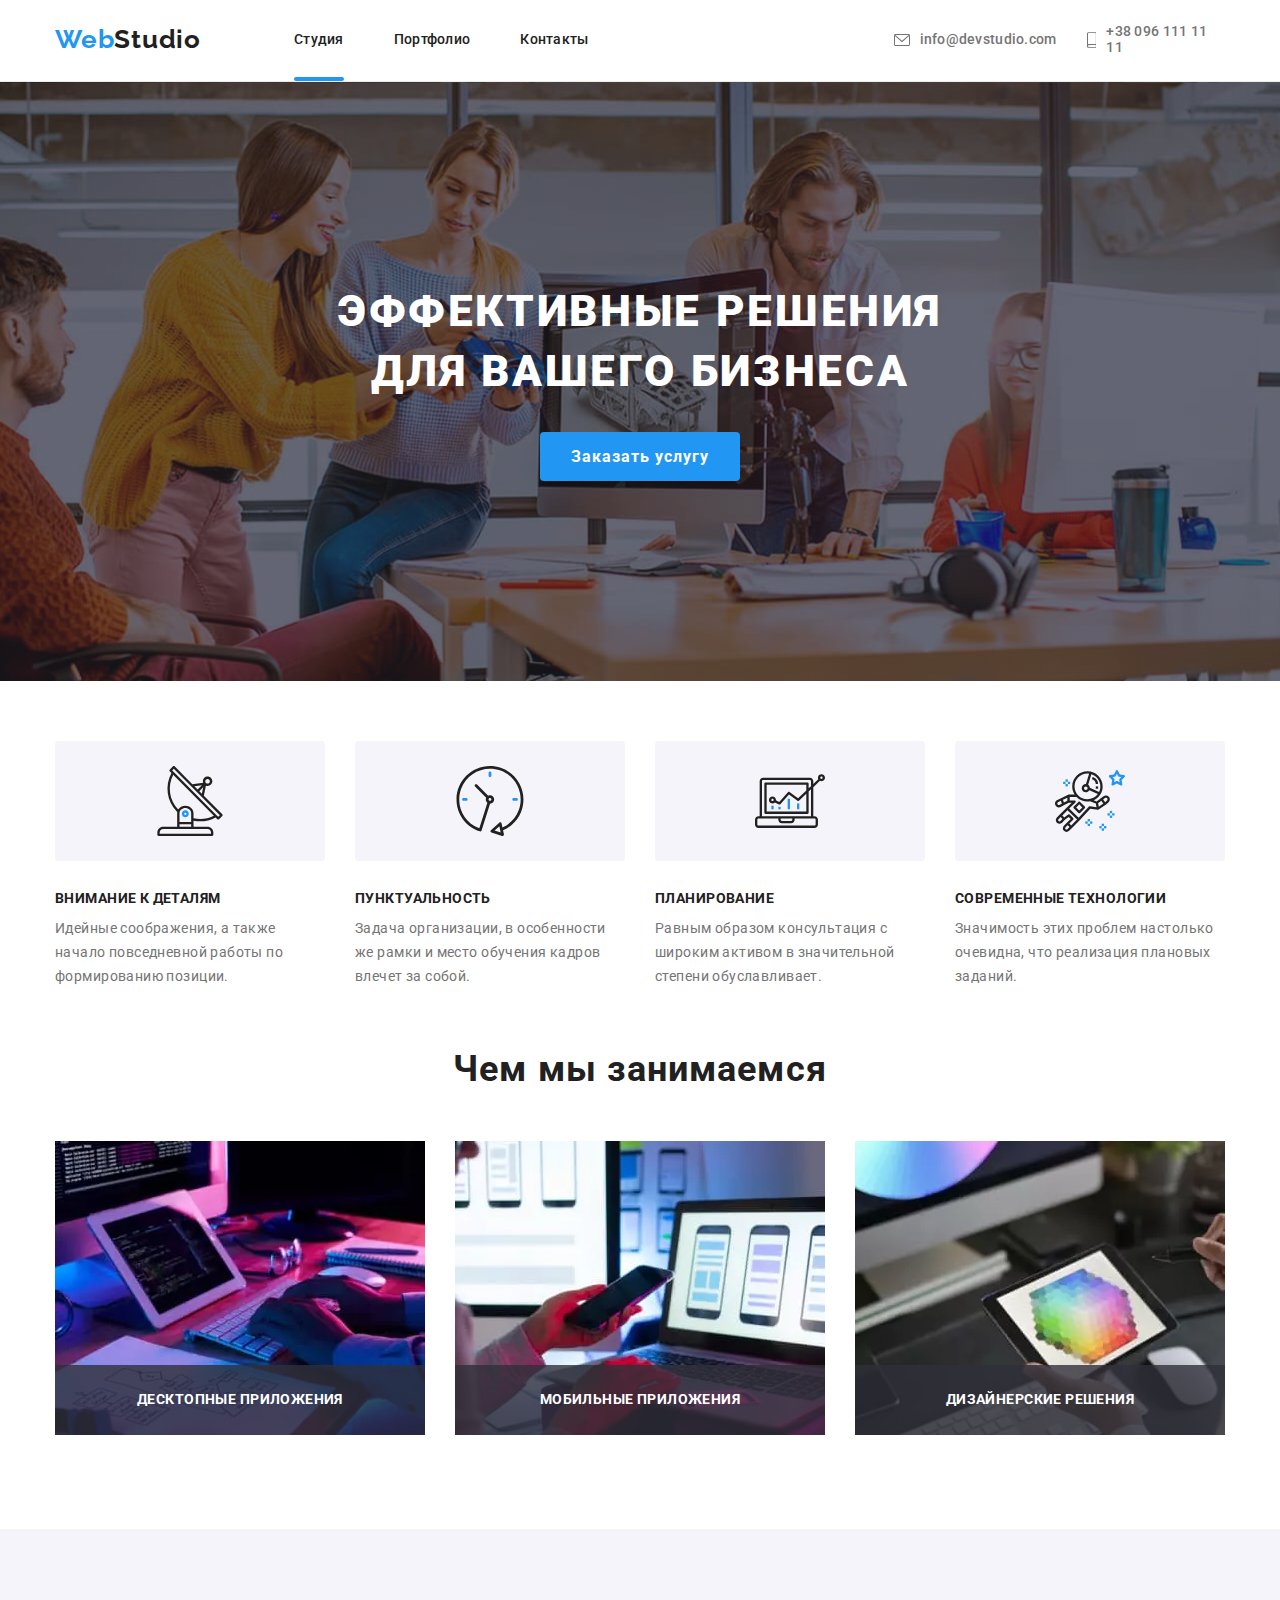
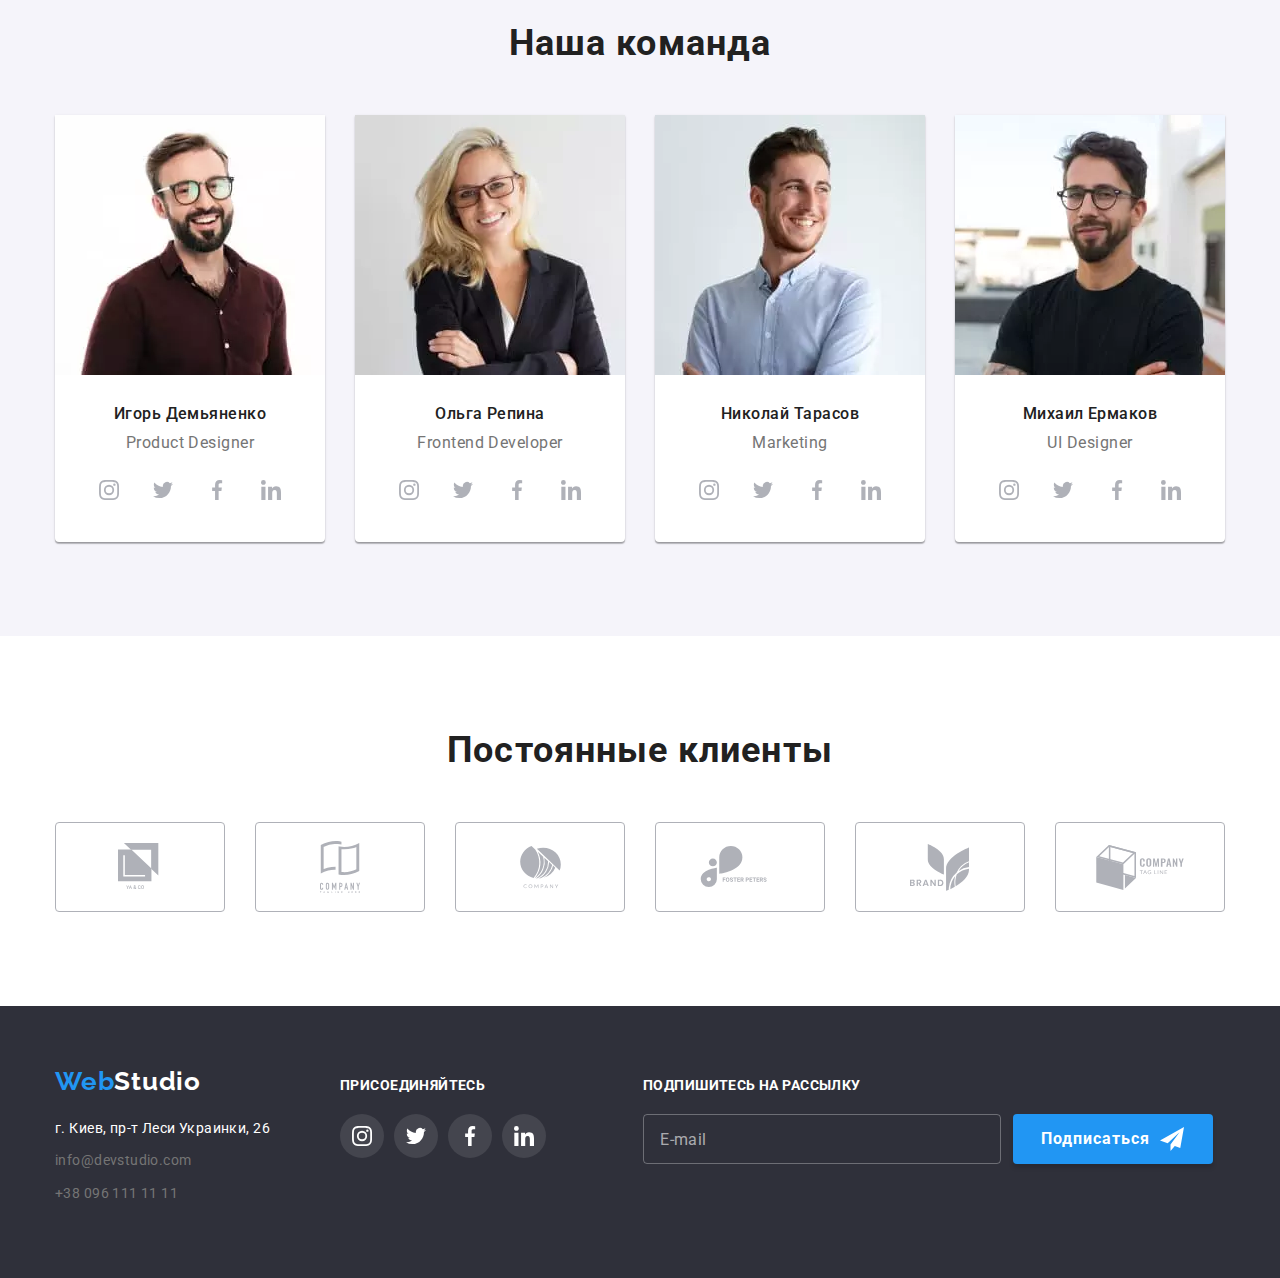
<file: index.html>
<!DOCTYPE html>
<html lang="ru">
  <head>
    <meta charset="UTF-8" />
    <meta name="viewport" content="width=device-width, initial-scale=1.0" />
    <title>Лучшая вебстудия для бизнеса</title>
    <link
      rel="stylesheet"
      href="https://fonts.googleapis.com/css2?family=Raleway:wght@700&family=Roboto:wght@400;500;700;900&display=swap"
    />
    <link rel="stylesheet" href="./css/main.min.css" />
  </head>

  <body>
    <header class="header">
      <div class="container flexbox align-items">
        <div class="mobile-position">
          <a class="logo-link" href="./"
            ><span class="logo-link__text">Web</span
            ><span class="logo-link__text logo-link__text--black"
              >Studio</span
            ></a
          >
          <button
            type="button"
            class="menu-button"
            data-menu-button
            aria-expanded="false"
            aria-controls="menu-container"
          >
            <svg
              class="burger-icon"
              width="40"
              height="40"
              aria-label="Переключатель мобильного меню"
            >
              <use class="burger" href="./images/sprite.svg#burger-icon"></use>
              <use
                class="burger-cross"
                href="./images/sprite.svg#close-burger-icon"
              ></use>
            </svg>
          </button>
        </div>

        <div class="menu-container" id="menu-container" data-menu>
          <nav class="nav">
            <ul class="nav__list list">
              <li class="nav__item">
                <a class="nav__links nav__links--hf nav__links--activ" href="./"
                  >Студия</a
                >
              </li>
              <li class="nav__item">
                <a class="nav__links nav__links--hf" href="./portfolio.html"
                  >Портфолио</a
                >
              </li>
              <li class="nav__item">
                <a class="nav__links nav__links--hf" href="#">Контакты</a>
              </li>
            </ul>
          </nav>

          <ul class="contact-list list">
            <li class="contact-item">
              <a
                class="nav__contacts-links nav__contacts-links--flex"
                href="mailto:info@devstudio.com"
              >
                <svg class="envelop-icon" width="16" height="12">
                  <use href="./images/sprite.svg#envelope"></use>
                </svg>
                <span class="contact-text">info@devstudio.com</span>
              </a>
            </li>
            <li class="contact-item phone-icon">
              <a
                class="nav__contacts-links nav__contacts-links--flex"
                href="tel:+380961111111"
              >
                <svg class="smartphone-icon" width="10" height="16">
                  <use href="./images/sprite.svg#smartphone"></use>
                </svg>
                <span class="contact-text">+38 096 111 11 11</span>
              </a>
            </li>
          </ul>
        </div>
      </div>
    </header>

    <!-- hero -->
    <main>
      <section class="hero">
        <div class="hero__content">
          <h1 class="hero__title">Эффективные решения для вашего бизнеса</h1>
          <a class="hero__link" href="#" data-modal-open>Заказать услугу</a>
        </div>
      </section>

      <section class="features">
        <div class="container flexbox">
          <!-- этот заголовок не отображается -->
          <h2 class="visually-hidden">Особенности</h2>

          <ul class="features__list list">
            <li class="features__list-item antena-icon">
              <h3 class="features__list-title zero">Внимание к деталям</h3>
              <p class="features__list-text zero">
                Идейные соображения, а также начало повседневной работы по
                формированию позиции.
              </p>
            </li>
            <li class="features__list-item clock-icon">
              <h3 class="features__list-title zero">Пунктуальность</h3>
              <p class="features__list-text zero">
                Задача организации, в особенности же рамки и место обучения
                кадров влечет за собой.
              </p>
            </li>
            <li class="features__list-item computer-icon">
              <h3 class="features__list-title zero">Планирование</h3>
              <p class="features__list-text zero">
                Равным образом консультация с широким активом в значительной
                степени обуславливает.
              </p>
            </li>
            <li class="features__list-item astronaut-icon">
              <h3 class="features__list-title zero">Современные технологии</h3>
              <p class="features__list-text zero">
                Значимость этих проблем настолько очевидна, что реализация
                плановых заданий.
              </p>
            </li>
          </ul>
        </div>
      </section>

      <section class="what-we-do">
        <div class="container">
          <h2 class="what-we-do__title zero">Чем мы занимаемся</h2>

          <ul class="what-we-do__list list">
            <li class="what-we-do__list-item">
              <div class="deco">
                <picture>
                  <source
                    srcset="
                      ./images/webp-1200px-1x/box1.webp    1x,
                      ./images/webp-1200px-2x/box1@2x.webp 2x
                    "
                    type="image/webp"
                  />
                  <source
                    srcset="
                      ./images/1200px-1x/box1.jpg    1x,
                      ./images/1200px-2x/box1@2x.jpg 2x
                    "
                    type="image/jpeg"
                  />
                  <img
                    src="./images/1200px-1x/box1.jpg"
                    alt="Моделирование сайтов с использование передовых методологий и техник."
                    width="370"
                  />
                </picture>
                <p class="what-we-do__list-text">Десктопные приложения</p>
              </div>
            </li>
            <li class="what-we-do__list-item">
              <div class="deco">
                <picture>
                  <source
                    srcset="
                      ./images/webp-1200px-1x/box2.webp    1x,
                      ./images/webp-1200px-2x/box2@2x.webp 2x
                    "
                    type="image/webp"
                  />
                  <source
                    srcset="
                      ./images/1200px-1x/box2.jpg    1x,
                      ./images/1200px-2x/box2@2x.jpg 2x
                    "
                    type="image/jpeg"
                  />
                  <img
                    src="./images/1200px-1x/box2.jpg"
                    alt="Адаптивная вёрстка для Вашего проекта."
                    width="370"
                  />
                </picture>
                <p class="what-we-do__list-text">Мобильные приложения</p>
              </div>
            </li>
            <li class="what-we-do__list-item">
              <div class="deco">
                <picture>
                  <source
                    srcset="
                      ./images/webp-1200px-1x/box3.webp    1x,
                      ./images/webp-1200px-2x/box3@2x.webp 2x
                    "
                    type="image/webp"
                  />
                  <source
                    srcset="
                      ./images/1200px-1x/box3.jpg    1x,
                      ./images/1200px-2x/box3@2x.jpg 2x
                    "
                    type="image/jpeg"
                  />
                  <img
                    src="./images/1200px-1x/box3.jpg"
                    alt="Подбор оптимальных дизайнерских решений."
                    width="370"
                  />
                </picture>
                <p class="what-we-do__list-text">Дизайнерские решения</p>
              </div>
            </li>
          </ul>
        </div>
      </section>

      <section class="team">
        <div class="container">
          <h2 class="team__title zero">Наша команда</h2>

          <ul class="team__list list">
            <li class="team__list-item">
              <picture class="project-list__img">
                <source
                  srcset="
                    ./images/webp-1200px-1x/photo1.webp    1x,
                    ./images/webp-1200px-2x/photo1@2x.webp 2x
                  "
                  media="(min-width: 1200px)"
                  type="image/webp"
                />
                <source
                  srcset="
                    ./images/webp-768px-1x/photo1.webp    1x,
                    ./images/webp-768px-2x/photo1@2x.webp 2x
                  "
                  media="(min-width: 768px)"
                  type="image/webp"
                />
                <source
                  srcset="
                    ./images/webp-480px-1x/photo1.webp    1x,
                    ./images/webp-480px-2x/photo1@2x.webp 2x
                  "
                  media="(max-width: 767px)"
                  type="image/webp"
                />
                <source
                  srcset="
                    ./images/1200px-1x/photo1.jpg    1x,
                    ./images/1200px-2x/photo1@2x.jpg 2x
                  "
                  media="(min-width: 1200px)"
                  type="image/jpeg"
                />
                <source
                  srcset="
                    ./images/768px-1x/photo1.jpg    1x,
                    ./images/768px-2x/photo1@2x.jpg 2x
                  "
                  media="(min-width: 768px)"
                  type="image/jpeg"
                />
                <source
                  srcset="
                    ./images/480px-1x/photo1.jpg    1x,
                    ./images/480px-2x/photo1@2x.jpg 2x
                  "
                  media="(max-width: 767px)"
                  type="image/jpeg"
                />
                <img
                  src="./images/480px-1x/photo1.jpg"
                  alt="Игорь Демьяненко"
                  width="270"
                />
              </picture>
              <div class="team__text-box">
                <h3 class="team__person zero">Игорь Демьяненко</h3>
                <p class="team__person-position zero" lang="en">
                  Product Designer
                </p>
                <ul class="social-links-list flexbox">
                  <li class="social-links-list__item">
                    <a
                      class="social-links-list__link"
                      href="https://www.instagram.com/"
                      ><svg class="social-icon">
                        <use href="./images/sprite.svg#instagram"></use>
                      </svg>
                    </a>
                  </li>
                  <li class="social-links-list__item">
                    <a
                      class="social-links-list__link"
                      href="https://twitter.com/"
                      ><svg class="social-icon">
                        <use href="./images/sprite.svg#twitter"></use>
                      </svg>
                    </a>
                  </li>
                  <li class="social-links-list__item">
                    <a
                      class="social-links-list__link"
                      href="https://www.facebook.com/"
                      ><svg class="social-icon">
                        <use href="./images/sprite.svg#facebook"></use>
                      </svg>
                    </a>
                  </li>
                  <li class="social-links-list__item">
                    <a
                      class="social-links-list__link"
                      href="https://www.linkedin.com/"
                      ><svg class="social-icon">
                        <use href="./images/sprite.svg#linkedin"></use>
                      </svg>
                    </a>
                  </li>
                </ul>
              </div>
            </li>

            <li class="team__list-item">
              <picture class="project-list__img">
                <source
                  srcset="
                    ./images/webp-1200px-1x/photo2.webp    1x,
                    ./images/webp-1200px-2x/photo2@2x.webp 2x
                  "
                  media="(min-width: 1200px)"
                  type="image/webp"
                />
                <source
                  srcset="
                    ./images/webp-768px-1x/photo2.webp    1x,
                    ./images/webp-768px-2x/photo2@2x.webp 2x
                  "
                  media="(min-width: 768px)"
                  type="image/webp"
                />
                <source
                  srcset="
                    ./images/webp-480px-1x/photo2.webp    1x,
                    ./images/webp-480px-2x/photo2@2x.webp 2x
                  "
                  media="(max-width: 767px)"
                  type="image/webp"
                />
                <source
                  srcset="
                    ./images/1200px-1x/photo2.jpg    1x,
                    ./images/1200px-2x/photo2@2x.jpg 2x
                  "
                  media="(min-width: 1200px)"
                  type="image/jpeg"
                />
                <source
                  srcset="
                    ./images/768px-1x/photo2.jpg    1x,
                    ./images/768px-2x/photo2@2x.jpg 2x
                  "
                  media="(min-width: 768px)"
                  type="image/jpeg"
                />
                <source
                  srcset="
                    ./images/480px-1x/photo2.jpg    1x,
                    ./images/480px-2x/photo2@2x.jpg 2x
                  "
                  media="(max-width: 767px)"
                  type="image/jpeg"
                />
                <img
                  src="./images/480px-1x/photo2.jpg"
                  alt="Ольга Репина"
                  width="270"
                />
              </picture>
              <div class="team__text-box">
                <h3 class="team__person zero">Ольга Репина</h3>
                <p class="team__person-position zero" lang="en">
                  Frontend Developer
                </p>
                <ul class="social-links-list flexbox">
                  <li class="social-links-list__item">
                    <a
                      class="social-links-list__link"
                      href="https://www.instagram.com/"
                      ><svg class="social-icon">
                        <use href="./images/sprite.svg#instagram"></use>
                      </svg>
                    </a>
                  </li>
                  <li class="social-links-list__item">
                    <a
                      class="social-links-list__link"
                      href="https://twitter.com/"
                      ><svg class="social-icon">
                        <use href="./images/sprite.svg#twitter"></use>
                      </svg>
                    </a>
                  </li>
                  <li class="social-links-list__item">
                    <a
                      class="social-links-list__link"
                      href="https://www.facebook.com/"
                      ><svg class="social-icon">
                        <use href="./images/sprite.svg#facebook"></use>
                      </svg>
                    </a>
                  </li>
                  <li class="social-links-list__item">
                    <a
                      class="social-links-list__link"
                      href="https://www.linkedin.com/"
                      ><svg class="social-icon">
                        <use href="./images/sprite.svg#linkedin"></use>
                      </svg>
                    </a>
                  </li>
                </ul>
              </div>
            </li>
            <li class="team__list-item">
              <picture class="project-list__img">
                <source
                  srcset="
                    ./images/webp-1200px-1x/photo3.webp    1x,
                    ./images/webp-1200px-2x/photo3@2x.webp 2x
                  "
                  media="(min-width: 1200px)"
                  type="image/webp"
                />
                <source
                  srcset="
                    ./images/webp-768px-1x/photo3.webp    1x,
                    ./images/webp-768px-2x/photo3@2x.webp 2x
                  "
                  media="(min-width: 768px)"
                  type="image/webp"
                />
                <source
                  srcset="
                    ./images/webp-480px-1x/photo3.webp    1x,
                    ./images/webp-480px-2x/photo3@2x.webp 2x
                  "
                  media="(max-width: 767px)"
                  type="image/webp"
                />
                <source
                  srcset="
                    ./images/1200px-1x/photo3.jpg    1x,
                    ./images/1200px-2x/photo3@2x.jpg 2x
                  "
                  media="(min-width: 1200px)"
                  type="image/jpeg"
                />
                <source
                  srcset="
                    ./images/768px-1x/photo3.jpg    1x,
                    ./images/768px-2x/photo3@2x.jpg 2x
                  "
                  media="(min-width: 768px)"
                  type="image/jpeg"
                />
                <source
                  srcset="
                    ./images/480px-1x/photo3.jpg    1x,
                    ./images/480px-2x/photo3@2x.jpg 2x
                  "
                  media="(max-width: 767px)"
                  type="image/jpeg"
                />
                <img
                  src="./images/480px-1x/photo3.jpg"
                  alt="Николай Тарасов"
                  width="270"
                />
              </picture>
              <div class="team__text-box">
                <h3 class="team__person zero">Николай Тарасов</h3>
                <p class="team__person-position zero" lang="en">Marketing</p>
                <ul class="social-links-list flexbox">
                  <li class="social-links-list__item">
                    <a
                      class="social-links-list__link"
                      href="https://www.instagram.com/"
                      ><svg class="social-icon">
                        <use href="./images/sprite.svg#instagram"></use>
                      </svg>
                    </a>
                  </li>
                  <li class="social-links-list__item">
                    <a
                      class="social-links-list__link"
                      href="https://twitter.com/"
                      ><svg class="social-icon">
                        <use href="./images/sprite.svg#twitter"></use>
                      </svg>
                    </a>
                  </li>
                  <li class="social-links-list__item">
                    <a
                      class="social-links-list__link"
                      href="https://www.facebook.com/"
                      ><svg class="social-icon">
                        <use href="./images/sprite.svg#facebook"></use>
                      </svg>
                    </a>
                  </li>
                  <li class="social-links-list__item">
                    <a
                      class="social-links-list__link"
                      href="https://www.linkedin.com/"
                      ><svg class="social-icon">
                        <use href="./images/sprite.svg#linkedin"></use>
                      </svg>
                    </a>
                  </li>
                </ul>
              </div>
            </li>
            <li class="team__list-item">
              <picture class="project-list__img">
                <source
                  srcset="
                    ./images/webp-1200px-1x/photo4.webp    1x,
                    ./images/webp-1200px-2x/photo4@2x.webp 2x
                  "
                  media="(min-width: 1200px)"
                  type="image/webp"
                />
                <source
                  srcset="
                    ./images/webp-768px-1x/photo4.webp    1x,
                    ./images/webp-768px-2x/photo4@2x.webp 2x
                  "
                  media="(min-width: 768px)"
                  type="image/webp"
                />
                <source
                  srcset="
                    ./images/webp-480px-1x/photo4.webp    1x,
                    ./images/webp-480px-2x/photo4@2x.webp 2x
                  "
                  media="(max-width: 767px)"
                  type="image/webp"
                />
                <source
                  srcset="
                    ./images/1200px-1x/photo4.jpg    1x,
                    ./images/1200px-2x/photo4@2x.jpg 2x
                  "
                  media="(min-width: 1200px)"
                  type="image/jpeg"
                />
                <source
                  srcset="
                    ./images/768px-1x/photo4.jpg    1x,
                    ./images/768px-2x/photo4@2x.jpg 2x
                  "
                  media="(min-width: 768px)"
                  type="image/jpeg"
                />
                <source
                  srcset="
                    ./images/480px-1x/photo4.jpg    1x,
                    ./images/480px-2x/photo4@2x.jpg 2x
                  "
                  media="(max-width: 767px)"
                  type="image/jpeg"
                />
                <img
                  src="./images/480px-1x/photo4.jpg"
                  alt="Михаил Ермаков"
                  width="270"
                />
              </picture>
              <div class="team__text-box">
                <h3 class="team__person zero">Михаил Ермаков</h3>
                <p class="team__person-position zero" lang="en">UI Designer</p>
                <ul class="social-links-list flexbox">
                  <li class="social-links-list__item">
                    <a
                      class="social-links-list__link"
                      href="https://www.instagram.com/"
                      ><svg class="social-icon">
                        <use href="./images/sprite.svg#instagram"></use>
                      </svg>
                    </a>
                  </li>
                  <li class="social-links-list__item">
                    <a
                      class="social-links-list__link"
                      href="https://twitter.com/"
                      ><svg class="social-icon">
                        <use href="./images/sprite.svg#twitter"></use>
                      </svg>
                    </a>
                  </li>
                  <li class="social-links-list__item">
                    <a
                      class="social-links-list__link"
                      href="https://www.facebook.com/"
                      ><svg class="social-icon">
                        <use href="./images/sprite.svg#facebook"></use>
                      </svg>
                    </a>
                  </li>
                  <li class="social-links-list__item">
                    <a
                      class="social-links-list__link"
                      href="https://www.linkedin.com/"
                      ><svg class="social-icon">
                        <use href="./images/sprite.svg#linkedin"></use>
                      </svg>
                    </a>
                  </li>
                </ul>
              </div>
            </li>
          </ul>
        </div>
      </section>

      <section class="partners">
        <div class="container">
          <h2 class="partners__title zero">Постоянные клиенты</h2>
          <ul class="partners__list flexbox">
            <li class="partners__list-item">
              <a class="partners__link" href="#"
                ><svg class="partners__icons" width="44.27" height="49.23">
                  <use href="./images/sprite.svg#logo1"></use>
                </svg>
              </a>
            </li>
            <li class="partners__list-item">
              <a class="partners__link" href="#"
                ><svg class="partners__icons" width="40" height="52">
                  <use href="./images/sprite.svg#logo2"></use>
                </svg>
              </a>
            </li>
            <li class="partners__list-item">
              <a class="partners__link" href="#"
                ><svg class="partners__icons" width="41" height="42.6">
                  <use href="./images/sprite.svg#logo3"></use>
                </svg>
              </a>
            </li>
            <li class="partners__list-item">
              <a class="partners__link" href="#"
                ><svg class="partners__icons" width="79.66" height="42.02">
                  <use href="./images/sprite.svg#logo4"></use>
                </svg>
              </a>
            </li>
            <li class="partners__list-item">
              <a class="partners__link" href="#"
                ><svg class="partners__icons" width="59" height="47">
                  <use href="./images/sprite.svg#logo5"></use>
                </svg>
              </a>
            </li>
            <li class="partners__list-item">
              <a class="partners__link" href="#"
                ><svg class="partners__icons" width="88.48" height="45.44">
                  <use href="./images/sprite.svg#logo6"></use>
                </svg>
              </a>
            </li>
          </ul>
        </div>
      </section>
    </main>

    <footer class="footer">
      <div class="container">
        <div class="wrapper baseline">
          <div class="footer-location">
            <div class="logo-wrapper">
              <a class="logo-link logo-link--down" href="./"
                ><span class="logo-link__text">Web</span
                ><span class="logo-link__text logo-link__text--white"
                  >Studio</span
                ></a
              >
            </div>

            <address class="address flexbox">
              <span class="location zero">г. Киев, пр-т Леси Украинки, 26</span>
              <a
                class="nav__contacts-links footer-links"
                href="mailto:info@devstudio.com"
                >info@devstudio.com</a
              >
              <a
                class="nav__contacts-links footer-links"
                href="tel:+380961111111"
                >+38 096 111 11 11</a
              >
            </address>
          </div>
          <div class="flexbox footer-location">
            <p class="add-to-us">присоединяйтесь</p>
            <ul class="social-links-list sll-footer flexbox">
              <li class="social-links-list__item">
                <a
                  class="social-links-list__link social-links-list__link--color"
                  href="https://www.instagram.com/"
                  ><svg class="social-icon social-icon-footer">
                    <use href="./images/sprite.svg#instagram"></use>
                  </svg>
                </a>
              </li>
              <li class="social-links-list__item">
                <a
                  class="social-links-list__link social-links-list__link--color"
                  href="https://twitter.com/"
                  ><svg class="social-icon social-icon-footer">
                    <use href="./images/sprite.svg#twitter"></use>
                  </svg>
                </a>
              </li>
              <li class="social-links-list__item">
                <a
                  class="social-links-list__link social-links-list__link--color"
                  href="https://www.facebook.com/"
                  ><svg class="social-icon social-icon-footer">
                    <use href="./images/sprite.svg#facebook"></use>
                  </svg>
                </a>
              </li>
              <li class="social-links-list__item">
                <a
                  class="social-links-list__link social-links-list__link--color"
                  href="https://www.linkedin.com/"
                  ><svg class="social-icon social-icon-footer">
                    <use href="./images/sprite.svg#linkedin"></use>
                  </svg>
                </a>
              </li>
            </ul>
          </div>
        </div>
        <form class="subscribe flexbox">
          <b class="subscribe__label">Подпишитесь на рассылку</b>
          <div class="subscribe-container">
            <input
              class="subscribe__input"
              type="email"
              name="email"
              placeholder="E-mail"
            />
            <button class="subscribe__button" type="submit">
              Подписаться
              <svg class="icon-send">
                <use href="./images/sprite.svg#icon-send"></use>
              </svg>
            </button>
          </div>
        </form>
      </div>
    </footer>
    <div class="backdrop is-hidden" data-modal>
      <div class="modal">
        <button class="btn-close" data-modal-close>
          <svg class="close-icon">
            <use href="./images/sprite.svg#close"></use>
          </svg>
        </button>
        <form class="modal__form flexbox">
          <p class="modal__title zero">
            Оставьте свои данные, мы вам перезвоним
          </p>
          <label class="form__item" for="user-name">Имя</label>
          <div class="user-box">
            <input
              class="modal__input"
              type="text"
              name="name"
              id="user-name"
            />
            <svg class="person-black">
              <use href="./images/sprite.svg#person-black"></use>
            </svg>
          </div>
          <label class="form__item" for="user-tel">Телефон</label>
          <div class="user-box">
            <input
              class="modal__input"
              type="tel"
              name="telephone"
              id="user-tel"
            />
            <svg class="phone-black">
              <use href="./images/sprite.svg#phone-black"></use>
            </svg>
          </div>
          <label class="form__item" for="user-email">Почта</label>
          <div class="user-box">
            <input
              class="modal__input"
              type="email"
              name="email"
              id="user-email"
            />
            <svg class="email-black">
              <use href="./images/sprite.svg#email-black"></use>
            </svg>
          </div>
          <label class="form__item" for="coment">Комментарий</label>
          <textarea
            name="usercoments"
            id="coment"
            rows="10"
            class="modal__textarea"
            placeholder="Введите текст"
          ></textarea>

          <div class="checkbox">
            <input
              class="checkbox__input visually-hidden"
              type="checkbox"
              name="agreement-accept"
              id="agreement-accept"
            />
            <label class="checkbox__agreement-item" for="agreement-accept"
              >Соглашаюсь с рассылкой и принимаю</label
            >
            <a class="checkbox__agreement-link" href="#">Условия договора</a>
            <span class="custom-checkbox"></span>
          </div>
          <button class="send-button" type="submit">Отправить</button>
        </form>
      </div>
    </div>
    <script src="./js/script.js"></script>
    <script src="./js/menu.js"></script>
  </body>
</html>
</file>
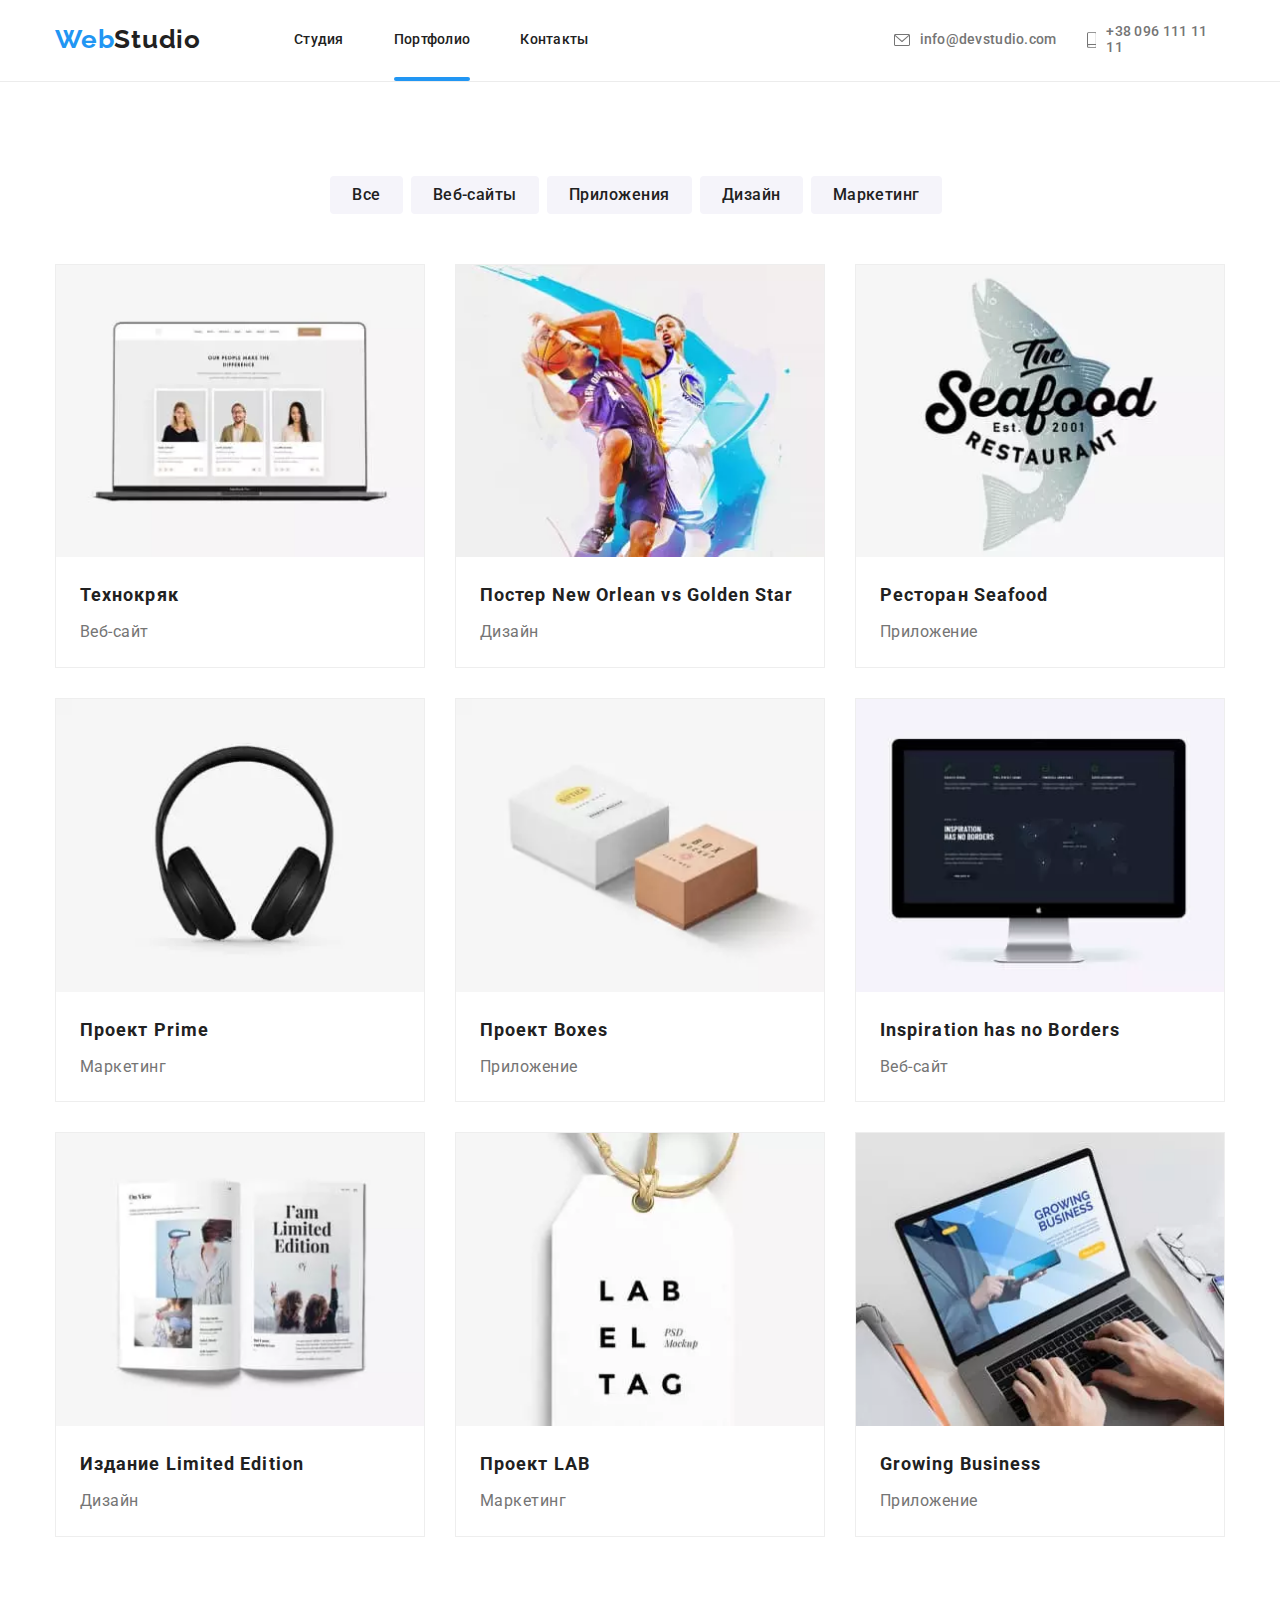
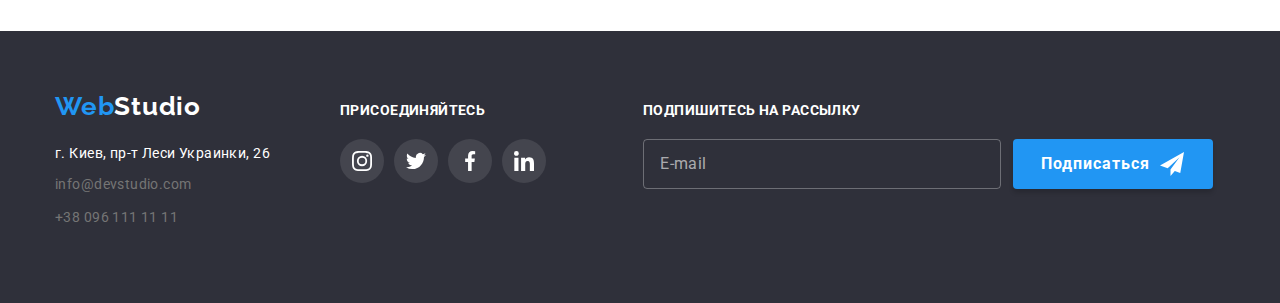
<file: portfolio.html>
<!DOCTYPE html>
<html lang="ru">
  <head>
    <meta charset="UTF-8" />
    <meta name="viewport" content="width=device-width, initial-scale=1.0" />
    <title>Лучшая вебстудия для бизнеса</title>
    <link
      rel="stylesheet"
      href="https://fonts.googleapis.com/css2?family=Raleway:wght@700&family=Roboto:wght@400;500;700;900&display=swap"
    />
    <link rel="stylesheet" href="./css/main.min.css" />
  </head>

  <body>
    <header class="header">
      <div class="container flexbox align-items">
        <div class="mobile-position">
          <a class="logo-link" href="./"
            ><span class="logo-link__text">Web</span
            ><span class="logo-link__text logo-link__text--black"
              >Studio</span
            ></a
          >
          <button
            type="button"
            class="menu-button"
            data-menu-button
            aria-expanded="false"
            aria-controls="menu-container"
          >
            <svg
              class="burger-icon"
              width="40"
              height="40"
              aria-label="Переключатель мобильного меню"
            >
              <use class="burger" href="./images/sprite.svg#burger-icon"></use>
              <use
                class="burger-cross"
                href="./images/sprite.svg#close-burger-icon"
              ></use>
            </svg>
          </button>
        </div>

        <div class="menu-container" id="menu-container" data-menu>
          <nav class="nav">
            <ul class="nav__list list">
              <li class="nav__item">
                <a class="nav__links nav__links--hf" href="./">Студия</a>
              </li>
              <li class="nav__item">
                <a
                  class="nav__links nav__links--hf nav__links--activ"
                  href="./portfolio.html"
                  >Портфолио</a
                >
              </li>
              <li class="nav__item">
                <a class="nav__links nav__links--hf" href="#">Контакты</a>
              </li>
            </ul>
          </nav>

          <ul class="contact-list list">
            <li class="contact-item">
              <a
                class="nav__contacts-links nav__contacts-links--flex"
                href="mailto:info@devstudio.com"
              >
                <svg class="envelop-icon" width="16" height="12">
                  <use href="./images/sprite.svg#envelope"></use>
                </svg>
                <span class="contact-text">info@devstudio.com</span>
              </a>
            </li>
            <li class="contact-item phone-icon">
              <a
                class="nav__contacts-links nav__contacts-links--flex"
                href="tel:+380961111111"
              >
                <svg class="smartphone-icon" width="10" height="16">
                  <use href="./images/sprite.svg#smartphone"></use>
                </svg>
                <span class="contact-text">+38 096 111 11 11</span>
              </a>
            </li>
          </ul>
        </div>
      </div>
    </header>

    <main>
      <section class="masterpiacies">
        <div class="container">
          <!-- этот заголовок не отображается -->
          <h1 class="visually-hidden">Примеры работ</h1>

          <ul class="masterpiacies__list flexbox">
            <li class="masterpiacies__item">
              <button class="button-mp" type="button">Все</button>
            </li>
            <li class="masterpiacies__item">
              <button class="button-mp" type="button">Веб-сайты</button>
            </li>
            <li class="masterpiacies__item">
              <button class="button-mp" type="button">Приложения</button>
            </li>
            <li class="masterpiacies__item">
              <button class="button-mp" type="button">Дизайн</button>
            </li>
            <li class="masterpiacies__item">
              <button class="button-mp" type="button">Маркетинг</button>
            </li>
          </ul>

          <ul class="project-list list flexbox">
            <li class="project-list__item">
              <a class="project-list__link" href="#">
                <div class="project-list__overflow-box">
                  <picture class="project-list__img">
                    <source
                      srcset="
                        ./images/webp-1200px-1x/technopig.webp    1x,
                        ./images/webp-1200px-2x/technopig@2x.webp 2x
                      "
                      media="(min-width: 1200px)"
                      type="image/webp"
                    />
                    <source
                      srcset="
                        ./images/webp-768px-1x/technopig.webp    1x,
                        ./images/webp-768px-2x/technopig@2x.webp 2x
                      "
                      media="(min-width: 768px)"
                      type="image/webp"
                    />
                    <source
                      srcset="
                        ./images/webp-480px-1x/technopig.webp    1x,
                        ./images/webp-480px-2x/technopig@2x.webp 2x
                      "
                      media="(max-width: 767px)"
                      type="image/webp"
                    />
                    <source
                      srcset="
                        ./images/1200px-1x/technopig.jpg    1x,
                        ./images/1200px-2x/technopig@2x.jpg 2x
                      "
                      media="(min-width: 1200px)"
                      type="image/jpeg"
                    />
                    <source
                      srcset="
                        ./images/768px-1x/technopig.jpg    1x,
                        ./images/768px-2x/technopig@2x.jpg 2x
                      "
                      media="(min-width: 768px)"
                      type="image/jpeg"
                    />
                    <source
                      srcset="
                        ./images/480px-1x/technopig.jpg    1x,
                        ./images/480px-2x/technopig@2x.jpg 2x
                      "
                      media="(max-width: 767px)"
                      type="image/jpeg"
                    />
                    <img
                      src="./images/480px-1x/technopig.jpg"
                      alt="ноутбук с открытим в браузере проектом"
                      width="450"
                    />
                  </picture>
                  <p class="project-list__overflow-text">
                    Технокряк это современная площадка распространения
                    коронавируса. Компании используют эту платформу для
                    цифрового шпионажа и атак на защищённые сервера конкурентов.
                  </p>
                </div>
                <div class="project-list__text-box">
                  <h2 class="project-list__title">Технокряк</h2>
                  <p class="project-list__text">Веб-сайт</p>
                </div>
              </a>
            </li>
            <li class="project-list__item">
              <a class="project-list__link" href="#">
                <div class="project-list__overflow-box">
                  <picture class="project-list__img">
                    <source
                      srcset="
                        ./images/webp-1200px-1x/poster.webp    1x,
                        ./images/webp-1200px-2x/poster@2x.webp 2x
                      "
                      media="(min-width: 1200px)"
                      type="image/webp"
                    />
                    <source
                      srcset="
                        ./images/webp-768px-1x/poster.webp    1x,
                        ./images/webp-768px-2x/poster@2x.webp 2x
                      "
                      media="(min-width: 768px)"
                      type="image/webp"
                    />
                    <source
                      srcset="
                        ./images/webp-480px-1x/poster.webp    1x,
                        ./images/webp-480px-2x/poster@2x.webp 2x
                      "
                      media="(max-width: 767px)"
                      type="image/webp"
                    />
                    <source
                      srcset="
                        ./images/1200px-1x/poster.jpg    1x,
                        ./images/1200px-2x/poster@2x.jpg 2x
                      "
                      media="(min-width: 1200px)"
                      type="image/jpeg"
                    />
                    <source
                      srcset="
                        ./images/768px-1x/poster.jpg    1x,
                        ./images/768px-2x/poster@2x.jpg 2x
                      "
                      media="(min-width: 768px)"
                      type="image/jpeg"
                    />
                    <source
                      srcset="
                        ./images/480px-1x/poster.jpg    1x,
                        ./images/480px-2x/poster@2x.jpg 2x
                      "
                      media="(max-width: 767px)"
                      type="image/jpeg"
                    />
                    <img
                      src="./images/480px-1x/poster.jpg"
                      alt="два баскетболиста борються за мяч"
                      width="450"
                    />
                  </picture>
                  <p class="project-list__overflow-text">
                    Технокряк это современная площадка распространения
                    коронавируса. Компании используют эту платформу для
                    цифрового шпионажа и атак на защищённые сервера конкурентов.
                  </p>
                </div>
                <div class="project-list__text-box">
                  <h2 class="project-list__title">
                    Постер <span lang="en">New Orlean vs Golden Star</span>
                  </h2>
                  <p class="project-list__text" lang="en">Дизайн</p>
                </div>
              </a>
            </li>
            <li class="project-list__item">
              <a class="project-list__link" href="#">
                <div class="project-list__overflow-box">
                  <picture class="project-list__img">
                    <source
                      srcset="
                        ./images/webp-1200px-1x/restourant.webp    1x,
                        ./images/webp-1200px-2x/restourant@2x.webp 2x
                      "
                      media="(min-width: 1200px)"
                      type="image/webp"
                    />
                    <source
                      srcset="
                        ./images/webp-768px-1x/restourant.webp    1x,
                        ./images/webp-768px-2x/restourant@2x.webp 2x
                      "
                      media="(min-width: 768px)"
                      type="image/webp"
                    />
                    <source
                      srcset="
                        ./images/webp-480px-1x/restourant.webp    1x,
                        ./images/webp-480px-2x/restourant@2x.webp 2x
                      "
                      media="(max-width: 767px)"
                      type="image/webp"
                    />
                    <source
                      srcset="
                        ./images/1200px-1x/restourant.jpg    1x,
                        ./images/1200px-2x/restourant@2x.jpg 2x
                      "
                      media="(min-width: 1200px)"
                      type="image/jpeg"
                    />
                    <source
                      srcset="
                        ./images/768px-1x/restourant.jpg    1x,
                        ./images/768px-2x/restourant@2x.jpg 2x
                      "
                      media="(min-width: 768px)"
                      type="image/jpeg"
                    />
                    <source
                      srcset="
                        ./images/480px-1x/restourant.jpg    1x,
                        ./images/480px-2x/restourant@2x.jpg 2x
                      "
                      media="(max-width: 767px)"
                      type="image/jpeg"
                    />
                    <img
                      src="./images/480px-1x/restourant.jpg"
                      alt="логотип ресторана на фоте рыбы"
                      width="450"
                    />
                  </picture>
                  <p class="project-list__overflow-text">
                    Технокряк это современная площадка распространения
                    коронавируса. Компании используют эту платформу для
                    цифрового шпионажа и атак на защищённые сервера конкурентов.
                  </p>
                </div>
                <div class="project-list__text-box">
                  <h2 class="project-list__title">
                    Ресторан <span lang="en">Seafood</span>
                  </h2>
                  <p class="project-list__text">Приложение</p>
                </div>
              </a>
            </li>
            <li class="project-list__item">
              <a class="project-list__link" href="#">
                <div class="project-list__overflow-box">
                  <picture class="project-list__img">
                    <source
                      srcset="
                        ./images/webp-1200px-1x/project-prime.webp    1x,
                        ./images/webp-1200px-2x/project-prime@2x.webp 2x
                      "
                      media="(min-width: 1200px)"
                      type="image/webp"
                    />
                    <source
                      srcset="
                        ./images/webp-768px-1x/project-prime.webp    1x,
                        ./images/webp-768px-2x/project-prime@2x.webp 2x
                      "
                      media="(min-width: 768px)"
                      type="image/webp"
                    />
                    <source
                      srcset="
                        ./images/webp-480px-1x/project-prime.webp    1x,
                        ./images/webp-480px-2x/project-prime@2x.webp 2x
                      "
                      media="(max-width: 767px)"
                      type="image/webp"
                    />
                    <source
                      srcset="
                        ./images/1200px-1x/project-prime.jpg    1x,
                        ./images/1200px-2x/project-prime@2x.jpg 2x
                      "
                      media="(min-width: 1200px)"
                      type="image/jpeg"
                    />
                    <source
                      srcset="
                        ./images/768px-1x/project-prime.jpg    1x,
                        ./images/768px-2x/project-prime@2x.jpg 2x
                      "
                      media="(min-width: 768px)"
                      type="image/jpeg"
                    />
                    <source
                      srcset="
                        ./images/480px-1x/project-prime.jpg    1x,
                        ./images/480px-2x/project-prime@2x.jpg 2x
                      "
                      media="(max-width: 767px)"
                      type="image/jpeg"
                    />
                    <img
                      src="./images/480px-1x/project-prime.jpg"
                      alt="чёрные наушники на белом фоне"
                      width="450"
                    />
                  </picture>
                  <p class="project-list__overflow-text">
                    Технокряк это современная площадка распространения
                    коронавируса. Компании используют эту платформу для
                    цифрового шпионажа и атак на защищённые сервера конкурентов.
                  </p>
                </div>
                <div class="project-list__text-box">
                  <h2 class="project-list__title">
                    Проект <span lang="en">Prime</span>
                  </h2>
                  <p class="project-list__text">Маркетинг</p>
                </div>
              </a>
            </li>
            <li class="project-list__item">
              <a class="project-list__link" href="#">
                <div class="project-list__overflow-box">
                  <picture class="project-list__img">
                    <source
                      srcset="
                        ./images/webp-1200px-1x/project-boxes.webp    1x,
                        ./images/webp-1200px-2x/project-boxes@2x.webp 2x
                      "
                      media="(min-width: 1200px)"
                      type="image/webp"
                    />
                    <source
                      srcset="
                        ./images/webp-768px-1x/project-boxes.webp    1x,
                        ./images/webp-768px-2x/project-boxes@2x.webp 2x
                      "
                      media="(min-width: 768px)"
                      type="image/webp"
                    />
                    <source
                      srcset="
                        ./images/webp-480px-1x/project-boxes.webp    1x,
                        ./images/webp-480px-2x/project-boxes@2x.webp 2x
                      "
                      media="(max-width: 767px)"
                      type="image/webp"
                    />
                    <source
                      srcset="
                        ./images/1200px-1x/project-boxes.jpg    1x,
                        ./images/1200px-2x/project-boxes@2x.jpg 2x
                      "
                      media="(min-width: 1200px)"
                      type="image/jpeg"
                    />
                    <source
                      srcset="
                        ./images/768px-1x/project-boxes.jpg    1x,
                        ./images/768px-2x/project-boxes@2x.jpg 2x
                      "
                      media="(min-width: 768px)"
                      type="image/jpeg"
                    />
                    <source
                      srcset="
                        ./images/480px-1x/project-boxes.jpg    1x,
                        ./images/480px-2x/project-boxes@2x.jpg 2x
                      "
                      media="(max-width: 767px)"
                      type="image/jpeg"
                    />
                    <img
                      src="./images/480px-1x/project-boxes.jpg"
                      alt="две коробки на белом фоне"
                      width="450"
                    />
                  </picture>
                  <p class="project-list__overflow-text">
                    Технокряк это современная площадка распространения
                    коронавируса. Компании используют эту платформу для
                    цифрового шпионажа и атак на защищённые сервера конкурентов.
                  </p>
                </div>
                <div class="project-list__text-box">
                  <h2 class="project-list__title">
                    Проект <span lang="en">Boxes</span>
                  </h2>
                  <p class="project-list__text" lang="en">Приложение</p>
                </div>
              </a>
            </li>
            <li class="project-list__item">
              <a class="project-list__link" href="#">
                <div class="project-list__overflow-box">
                  <picture class="project-list__img">
                    <source
                      srcset="
                        ./images/webp-1200px-1x/no-borders.webp    1x,
                        ./images/webp-1200px-2x/no-borders@2x.webp 2x
                      "
                      media="(min-width: 1200px)"
                      type="image/webp"
                    />
                    <source
                      srcset="
                        ./images/webp-768px-1x/no-borders.webp    1x,
                        ./images/webp-768px-2x/no-borders@2x.webp 2x
                      "
                      media="(min-width: 768px)"
                      type="image/webp"
                    />
                    <source
                      srcset="
                        ./images/webp-480px-1x/no-borders.webp    1x,
                        ./images/webp-480px-2x/no-borders@2x.webp 2x
                      "
                      media="(max-width: 767px)"
                      type="image/webp"
                    />
                    <source
                      srcset="
                        ./images/1200px-1x/no-borders.jpg    1x,
                        ./images/1200px-2x/no-borders@2x.jpg 2x
                      "
                      media="(min-width: 1200px)"
                      type="image/jpeg"
                    />
                    <source
                      srcset="
                        ./images/768px-1x/no-borders.jpg    1x,
                        ./images/768px-2x/no-borders@2x.jpg 2x
                      "
                      media="(min-width: 768px)"
                      type="image/jpeg"
                    />
                    <source
                      srcset="
                        ./images/480px-1x/no-borders.jpg    1x,
                        ./images/480px-2x/no-borders@2x.jpg 2x
                      "
                      media="(max-width: 767px)"
                      type="image/jpeg"
                    />
                    <img
                      src="./images/480px-1x/no-borders.jpg"
                      alt="монитор с открытым веб-сайтом"
                      width="450"
                    />
                  </picture>
                  <p class="project-list__overflow-text">
                    Технокряк это современная площадка распространения
                    коронавируса. Компании используют эту платформу для
                    цифрового шпионажа и атак на защищённые сервера конкурентов.
                  </p>
                </div>
                <div class="project-list__text-box">
                  <h2 class="project-list__title" lang="en">
                    Inspiration has no Borders
                  </h2>
                  <p class="project-list__text">Веб-сайт</p>
                </div>
              </a>
            </li>
            <li class="project-list__item">
              <a class="project-list__link" href="#">
                <div class="project-list__overflow-box">
                  <picture class="project-list__img">
                    <source
                      srcset="
                        ./images/webp-1200px-1x/limited-ediotion.webp    1x,
                        ./images/webp-1200px-2x/limited-ediotion@2x.webp 2x
                      "
                      media="(min-width: 1200px)"
                      type="image/webp"
                    />
                    <source
                      srcset="
                        ./images/webp-768px-1x/limited-ediotion.webp    1x,
                        ./images/webp-768px-2x/limited-ediotion@2x.webp 2x
                      "
                      media="(min-width: 768px)"
                      type="image/webp"
                    />
                    <source
                      srcset="
                        ./images/webp-480px-1x/limited-ediotion.webp    1x,
                        ./images/webp-480px-2x/limited-ediotion@2x.webp 2x
                      "
                      media="(max-width: 767px)"
                      type="image/webp"
                    />
                    <source
                      srcset="
                        ./images/1200px-1x/limited-ediotion.jpg    1x,
                        ./images/1200px-2x/limited-ediotion@2x.jpg 2x
                      "
                      media="(min-width: 1200px)"
                      type="image/jpeg"
                    />
                    <source
                      srcset="
                        ./images/768px-1x/limited-ediotion.jpg    1x,
                        ./images/768px-2x/limited-ediotion@2x.jpg 2x
                      "
                      media="(min-width: 768px)"
                      type="image/jpeg"
                    />
                    <source
                      srcset="
                        ./images/480px-1x/limited-ediotion.jpg    1x,
                        ./images/480px-2x/limited-ediotion@2x.jpg 2x
                      "
                      media="(max-width: 767px)"
                      type="image/jpeg"
                    />
                    <img
                      src="./images/480px-1x/limited-ediotion.jpg"
                      alt="журнал с илюстрациями дизайна"
                      width="450"
                    />
                  </picture>
                  <p class="project-list__overflow-text">
                    Технокряк это современная площадка распространения
                    коронавируса. Компании используют эту платформу для
                    цифрового шпионажа и атак на защищённые сервера конкурентов.
                  </p>
                </div>
                <div class="project-list__text-box">
                  <h2 class="project-list__title">
                    Издание <span lang="en">Limited Edition</span>
                  </h2>
                  <p class="project-list__text">Дизайн</p>
                </div>
              </a>
            </li>
            <li class="project-list__item">
              <a class="project-list__link" href="#">
                <div class="project-list__overflow-box">
                  <picture class="project-list__img">
                    <source
                      srcset="
                        ./images/webp-1200px-1x/project-lab.webp    1x,
                        ./images/webp-1200px-2x/project-lab@2x.webp 2x
                      "
                      media="(min-width: 1200px)"
                      type="image/webp"
                    />
                    <source
                      srcset="
                        ./images/webp-768px-1x/project-lab.webp    1x,
                        ./images/webp-768px-2x/project-lab@2x.webp 2x
                      "
                      media="(min-width: 768px)"
                      type="image/webp"
                    />
                    <source
                      srcset="
                        ./images/webp-480px-1x/project-lab.webp    1x,
                        ./images/webp-480px-2x/project-lab@2x.webp 2x
                      "
                      media="(max-width: 767px)"
                      type="image/webp"
                    />
                    <source
                      srcset="
                        ./images/1200px-1x/project-lab.jpg    1x,
                        ./images/1200px-2x/project-lab@2x.jpg 2x
                      "
                      media="(min-width: 1200px)"
                      type="image/jpeg"
                    />
                    <source
                      srcset="
                        ./images/768px-1x/project-lab.jpg    1x,
                        ./images/768px-2x/project-lab@2x.jpg 2x
                      "
                      media="(min-width: 768px)"
                      type="image/jpeg"
                    />
                    <source
                      srcset="
                        ./images/480px-1x/project-lab.jpg    1x,
                        ./images/480px-2x/project-lab@2x.jpg 2x
                      "
                      media="(max-width: 767px)"
                      type="image/jpeg"
                    />
                    <img
                      src="./images/480px-1x/project-lab.jpg"
                      alt="белая бирка с названием проекта"
                      width="450"
                    />
                  </picture>
                  <p class="project-list__overflow-text">
                    Технокряк это современная площадка распространения
                    коронавируса. Компании используют эту платформу для
                    цифрового шпионажа и атак на защищённые сервера конкурентов.
                  </p>
                </div>
                <div class="project-list__text-box">
                  <h2 class="project-list__title">
                    Проект <span lang="en">LAB</span>
                  </h2>
                  <p class="project-list__text">Маркетинг</p>
                </div>
              </a>
            </li>
            <li class="project-list__item">
              <a class="project-list__link" href="#">
                <div class="project-list__overflow-box">
                  <picture class="project-list__img">
                    <source
                      srcset="
                        ./images/webp-1200px-1x/growing-bisiness.webp    1x,
                        ./images/webp-1200px-2x/growing-bisiness@2x.webp 2x
                      "
                      media="(min-width: 1200px)"
                      type="image/webp"
                    />
                    <source
                      srcset="
                        ./images/webp-768px-1x/growing-bisiness.webp    1x,
                        ./images/webp-768px-2x/growing-bisiness@2x.webp 2x
                      "
                      media="(min-width: 768px)"
                      type="image/webp"
                    />
                    <source
                      srcset="
                        ./images/webp-480px-1x/growing-bisiness.webp    1x,
                        ./images/webp-480px-2x/growing-bisiness@2x.webp 2x
                      "
                      media="(max-width: 767px)"
                      type="image/webp"
                    />
                    <source
                      srcset="
                        ./images/1200px-1x/growing-bisiness.jpg    1x,
                        ./images/1200px-2x/growing-bisiness@2x.jpg 2x
                      "
                      media="(min-width: 1200px)"
                      type="image/jpeg"
                    />
                    <source
                      srcset="
                        ./images/768px-1x/growing-bisiness.jpg    1x,
                        ./images/768px-2x/growing-bisiness@2x.jpg 2x
                      "
                      media="(min-width: 768px)"
                      type="image/jpeg"
                    />
                    <source
                      srcset="
                        ./images/480px-1x/growing-bisiness.jpg    1x,
                        ./images/480px-2x/growing-bisiness@2x.jpg 2x
                      "
                      media="(max-width: 767px)"
                      type="image/jpeg"
                    />
                    <img
                      src="./images/480px-1x/growing-bisiness.jpg"
                      alt="лептоп с открытым приложением"
                      width="450"
                    />
                  </picture>
                  <p class="project-list__overflow-text">
                    Технокряк это современная площадка распространения
                    коронавируса. Компании используют эту платформу для
                    цифрового шпионажа и атак на защищённые сервера конкурентов.
                  </p>
                </div>
                <div class="project-list__text-box">
                  <h2 class="project-list__title" lang="en">
                    Growing Business
                  </h2>
                  <p class="project-list__text">Приложение</p>
                </div>
              </a>
            </li>
          </ul>
        </div>
      </section>
    </main>

    <footer class="footer">
      <div class="container">
        <div class="wrapper baseline">
          <div class="footer-location">
            <div class="logo-wrapper">
              <a class="logo-link logo-link--down" href="./"
                ><span class="logo-link__text">Web</span
                ><span class="logo-link__text logo-link__text--white"
                  >Studio</span
                ></a
              >
            </div>

            <address class="address flexbox">
              <span class="location zero">г. Киев, пр-т Леси Украинки, 26</span>
              <a
                class="nav__contacts-links footer-links"
                href="mailto:info@devstudio.com"
                >info@devstudio.com</a
              >
              <a
                class="nav__contacts-links footer-links"
                href="tel:+380961111111"
                >+38 096 111 11 11</a
              >
            </address>
          </div>
          <div class="flexbox footer-location">
            <p class="add-to-us">присоединяйтесь</p>
            <ul class="social-links-list sll-footer flexbox">
              <li class="social-links-list__item">
                <a
                  class="social-links-list__link social-links-list__link--color"
                  href="https://www.instagram.com/"
                  ><svg class="social-icon social-icon-footer">
                    <use href="./images/sprite.svg#instagram"></use>
                  </svg>
                </a>
              </li>
              <li class="social-links-list__item">
                <a
                  class="social-links-list__link social-links-list__link--color"
                  href="https://twitter.com/"
                  ><svg class="social-icon social-icon-footer">
                    <use href="./images/sprite.svg#twitter"></use>
                  </svg>
                </a>
              </li>
              <li class="social-links-list__item">
                <a
                  class="social-links-list__link social-links-list__link--color"
                  href="https://www.facebook.com/"
                  ><svg class="social-icon social-icon-footer">
                    <use href="./images/sprite.svg#facebook"></use>
                  </svg>
                </a>
              </li>
              <li class="social-links-list__item">
                <a
                  class="social-links-list__link social-links-list__link--color"
                  href="https://www.linkedin.com/"
                  ><svg class="social-icon social-icon-footer">
                    <use href="./images/sprite.svg#linkedin"></use>
                  </svg>
                </a>
              </li>
            </ul>
          </div>
        </div>
        <form class="subscribe flexbox">
          <b class="subscribe__label">Подпишитесь на рассылку</b>
          <div class="subscribe-container">
            <input
              class="subscribe__input"
              type="email"
              name="email"
              placeholder="E-mail"
            />
            <button class="subscribe__button" type="submit">
              Подписаться
              <svg class="icon-send">
                <use href="./images/sprite.svg#icon-send"></use>
              </svg>
            </button>
          </div>
        </form>
      </div>
    </footer>
    <script src="./js/menu.js"></script>
  </body>
</html>
</file>
<file: css/main.min.css>
/*! normalize.css v8.0.1 | MIT License | github.com/necolas/normalize.css */html{line-height:1.15;-webkit-text-size-adjust:100%}body{margin:0}main{display:block}h1{font-size:2em;margin:0.67em 0}hr{box-sizing:content-box;height:0;overflow:visible}pre{font-family:monospace, monospace;font-size:1em}a{background-color:transparent}abbr[title]{border-bottom:none;text-decoration:underline;text-decoration:underline dotted}b,strong{font-weight:bolder}code,kbd,samp{font-family:monospace, monospace;font-size:1em}small{font-size:80%}sub,sup{font-size:75%;line-height:0;position:relative;vertical-align:baseline}sub{bottom:-0.25em}sup{top:-0.5em}img{border-style:none}button,input,optgroup,select,textarea{font-family:inherit;font-size:100%;line-height:1.15;margin:0}button,input{overflow:visible}button,select{text-transform:none}button,[type="button"],[type="reset"],[type="submit"]{-webkit-appearance:button}button::-moz-focus-inner,[type="button"]::-moz-focus-inner,[type="reset"]::-moz-focus-inner,[type="submit"]::-moz-focus-inner{border-style:none;padding:0}button:-moz-focusring,[type="button"]:-moz-focusring,[type="reset"]:-moz-focusring,[type="submit"]:-moz-focusring{outline:1px dotted ButtonText}fieldset{padding:0.35em 0.75em 0.625em}legend{box-sizing:border-box;color:inherit;display:table;max-width:100%;padding:0;white-space:normal}progress{vertical-align:baseline}textarea{overflow:auto}[type="checkbox"],[type="radio"]{box-sizing:border-box;padding:0}[type="number"]::-webkit-inner-spin-button,[type="number"]::-webkit-outer-spin-button{height:auto}[type="search"]{-webkit-appearance:textfield;outline-offset:-2px}[type="search"]::-webkit-search-decoration{-webkit-appearance:none}::-webkit-file-upload-button{-webkit-appearance:button;font:inherit}details{display:block}summary{display:list-item}template{display:none}[hidden]{display:none}.visually-hidden{position:absolute;width:1px;height:1px;margin:-1px;border:0;padding:0;clip:rect(0 0 0 0);overflow:hidden}html{box-sizing:border-box}*,*::after,*::before{box-sizing:inherit}img{display:block;width:100%;height:auto}.relative{position:relative}@media (max-width: 479px){.container{width:auto;padding-left:15px;padding-right:15px}}@media (min-width: 480px){.container{width:480px;padding-left:15px;padding-right:15px;margin-left:auto;margin-right:auto}}@media (min-width: 768px){.container{width:768px}}@media (min-width: 1200px){.container{width:1200px}}.flexbox{display:block}@media (min-width: 768px){.flexbox{display:flex}}@media (min-width: 1200px){.flexbox{display:flex}}.align-items{align-items:center}@media (min-width: 768px){.baseline{align-items:baseline}}@media (min-width: 1200px){.baseline{align-items:baseline}}.zero{display:block;margin:0;padding:0}.deco{position:relative;display:block}body{font-family:Roboto,sans-serif;background-color:#fff}.list,.masterpiacies__list{margin:0;padding:0;list-style-type:none}.features__list,.what-we-do__list,.team__list,.project-list{display:block}@media (min-width: 768px){.features__list,.what-we-do__list,.team__list,.project-list{display:flex;flex-wrap:wrap}.features__list,.team__list{margin:-15px}}.features__list-item,.team__list-item{display:block;margin-bottom:30px}.features__list-item:last-child,.what-we-do__list-item:last-child,.team__list-item:last-child{margin-bottom:0}@media (min-width: 768px){.features__list-item,.team__list-item{margin:15px;flex-basis:calc(50% - 30px)}.features__list-item:last-child,.team__list-item:last-child{margin-bottom:15px}}@media (min-width: 1200px){.features__list-item,.team__list-item{flex-basis:calc(25% - 30px)}}.what-we-do__list-item:not(:last-child){margin-right:30px;margin-bottom:0}.header{position:relative;padding-top:16px;padding-bottom:16px;z-index:150;border-bottom:1px solid #ececec}@media screen and (max-width: 767px){.header{width:100%;background-color:inherit}}@media (min-width: 768px){.header{padding-top:21px;padding-bottom:21px}}@media (min-width: 1200px){.header{padding-top:24px;padding-bottom:25px}}.logo-wrapper{display:flex;justify-content:center;margin-bottom:20px}.logo-link{display:inline-block;text-decoration:none}.logo-link__text{font-family:Raleway,sans-serif;font-style:normal;font-weight:700;font-size:24px;line-height:1.16;color:#2196f3;letter-spacing:.03em}.logo-link__text--black{color:#212121;white-space:normal}.logo-link__text--white{color:#fff;white-space:normal}.logo-link--down{display:block;justify-content:center}@media (min-width: 768px){.logo-link--down{display:block}}@media (min-width: 1200px){.logo-wrapper{display:block}.logo-link{display:inline-block}.logo-link__text{font-size:26px;line-height:1.19}}@media screen and (max-width: 767px){.menu-container{position:absolute;opacity:0;top:-453px;left:0;z-index:-1;width:100%;height:453px;padding:60px 0;background-color:#fff;transition:all 800ms cubic-bezier(0.4, 0, 0.2, 1)}.menu-container.is-open{opacity:1;box-shadow:0px 4px 8px rgba(0,0,0,0.04),0px 2px 4px rgba(0,0,0,0.08),0px 1px 3px rgba(0,0,0,0.16);transform:translateY(513px);transition:all 800ms cubic-bezier(0.4, 0, 0.2, 1)}.menu-button .burger-cross{display:none}.menu-button.is-open .burger-cross{display:block}.menu-button.is-open .burger{display:none}.mobile-position{position:relative}.menu-button{position:absolute;padding:0;top:50%;right:0;width:40px;height:40px;background-color:#fff;border:none;cursor:pointer;transform:translateY(-50%);transition:all 250ms cubic-bezier(0.4, 0, 0.2, 1)}.burger-icon{position:absolute;top:50%;transform:translateY(-50%);right:0;fill:#212121;transition:fill 250ms cubic-bezier(0.4, 0, 0.2, 1)}.burger-icon:hover{fill:#2196f3;transition:fill 250ms cubic-bezier(0.4, 0, 0.2, 1)}.nav{display:flex;justify-content:center;margin-bottom:60px}.nav__list,.contact-list{display:flex;align-items:center;flex-direction:column}.nav__item{display:flex;position:relative;align-items:center}.nav__item:not(:last-child){margin-bottom:40px}.contact-item:not(:last-child){margin-bottom:16px}.nav__links{padding-top:7px;padding-bottom:7px;text-decoration:none;font-style:normal;font-weight:500;font-size:18px;line-height:1.16;letter-spacing:0.02em;transition:color 250ms cubic-bezier(0.4, 0, 0.2, 1);color:#212121}.nav__links--activ::after{content:"";position:absolute;bottom:-8px;display:block;width:100%;height:4px;background:#2196f3;border-radius:2px}.nav__links--hf:hover,.nav__links--hf:focus{color:#2196f3;transition:color 250ms cubic-bezier(0.4, 0, 0.2, 1)}.nav__contacts-links:hover .envelop-icon,.nav__contacts-links:focus .envelop-icon,.nav__contacts-links:hover .smartphone-icon,.nav__contacts-links:focus .smartphone-icon{fill:#2196f3;transition:fill 250ms cubic-bezier(0.4, 0, 0.2, 1)}}@media screen and (min-width: 768px) and (max-width: 1199px){.menu-button{display:none}.menu-container{display:flex}.nav{display:flex;justify-content:start}.nav__list{display:flex;align-items:center;margin-left:88px}.nav__item{display:flex;position:relative;align-items:center}.nav__item:not(:last-child){margin-right:50px}.nav__links{padding-top:7px;padding-bottom:7px;text-decoration:none;font-style:normal;font-weight:500;font-size:14px;line-height:1.14;letter-spacing:0.02em;transition:color 250ms cubic-bezier(0.4, 0, 0.2, 1);color:#212121}.nav__links--activ::after{content:"";position:absolute;bottom:-26.5px;display:block;width:100%;height:4px;background:#2196f3;border-radius:2px}.nav__links--hf:hover,.nav__links--hf:focus{color:#2196f3;transition:color 250ms cubic-bezier(0.4, 0, 0.2, 1)}.nav__contacts-links:hover .envelop-icon,.nav__contacts-links:focus .envelop-icon,.nav__contacts-links:hover .smartphone-icon,.nav__contacts-links:focus .smartphone-icon{fill:#2196f3;transition:fill 250ms cubic-bezier(0.4, 0, 0.2, 1)}.contact-list{margin-left:84px}.contact-item:not(:last-child){margin-bottom:10px}}@media (min-width: 1200px){.menu-button{display:none}.menu-container{display:flex}.nav{display:flex;justify-content:start;margin-right:auto}.nav__list{margin-left:93px;display:flex;align-items:center}.nav__item{display:flex;position:relative;align-items:center}.nav__item:not(:last-child){margin-right:50px}.nav__links{padding-top:7px;padding-bottom:7px;text-decoration:none;font-style:normal;font-weight:500;font-size:14px;line-height:1.14;letter-spacing:0.02em;transition:color 250ms cubic-bezier(0.4, 0, 0.2, 1);color:#212121}.nav__links--activ::after{content:"";position:absolute;bottom:-26.5px;display:block;width:100%;height:4px;background:#2196f3;border-radius:2px}.nav__links--hf:hover,.nav__links--hf:focus{color:#2196f3;transition:color 250ms cubic-bezier(0.4, 0, 0.2, 1)}.nav__contacts-links:hover .envelop-icon,.nav__contacts-links:focus .envelop-icon,.nav__contacts-links:hover .smartphone-icon,.nav__contacts-links:focus .smartphone-icon{fill:#2196f3;transition:fill 250ms cubic-bezier(0.4, 0, 0.2, 1)}.contact-list{display:flex;flex-direction:row;align-items:center;margin-left:305px}.contact-item{margin-bottom:0}.contact-item:not(:last-child){margin-right:30px}}.nav__contacts-links{text-decoration:none;font-style:normal;font-weight:500;font-size:18px;line-height:1.16;letter-spacing:0.02em;transition:color 250ms cubic-bezier(0.4, 0, 0.2, 1);color:#757575}.nav__contacts-links:hover,.nav__contacts-links:focus{color:#2196f3;transition:color 250ms cubic-bezier(0.4, 0, 0.2, 1)}.nav__contacts-links--flex{display:flex;align-items:center}@media (min-width: 768px){.nav__contacts-links{padding-top:0px;padding-bottom:0px;font-weight:500;font-size:12px;line-height:1.16;letter-spacing:0.02em}}@media (min-width: 1200px){.nav__contacts-links{font-size:14px;line-height:1.14;letter-spacing:0.02em}}.envelop-icon,.smartphone-icon{margin:0 10px 0 0;fill:#757575;transition:fill 250ms cubic-bezier(0.4, 0, 0.2, 1)}.hero{background-color:#c4c4c4;background:linear-gradient(to right, rgba(47,48,58,0.4), rgba(47,48,58,0.4)),url(../images/480px-1x/hero-img.jpg);background-repeat:no-repeat;background-position:center;background-size:cover;max-width:1600px;margin-right:auto;margin-left:auto}.hero__content{width:360px;margin-left:auto;margin-right:auto;padding-top:118px;padding-bottom:118px}.hero__title{margin-top:0;margin-bottom:30px;font-weight:900;font-size:26px;line-height:1.62;text-align:center;letter-spacing:0.06em;text-transform:uppercase;color:#fff}.hero__link{display:block;width:200px;padding:10px;margin:0 auto;text-align:center;text-decoration:none;font-weight:700;font-size:16px;line-height:1.87;letter-spacing:0.06em;color:#fff;background:#2196f3;box-shadow:0px 4px 4px rgba(0,0,0,0.15);border-radius:4px;border:none}@media screen and (min-device-pixel-ratio: 2), screen and (min-resolution: 192dpi), screen and (min-resolution: 2dppx){.hero{background:linear-gradient(to right, rgba(47,48,58,0.4), rgba(47,48,58,0.4)),url(../images/480px-2x/hero-img@2x.jpg);background-size:cover}}@media (min-width: 768px){.hero{background:linear-gradient(to right, rgba(47,48,58,0.4), rgba(47,48,58,0.4)),url(../images/768px-1x/hero-img.jpg);background-size:cover}}@media screen and (min-width: 768px) and (min-device-pixel-ratio: 2), screen and (min-width: 768px) and (min-resolution: 192dpi), screen and (min-width: 768px) and (min-resolution: 2dppx){.hero{background:linear-gradient(to right, rgba(47,48,58,0.4), rgba(47,48,58,0.4)),url(../images/768px-2x/hero-img@2x.jpg);background-size:cover}}@media (min-width: 1200px){.hero{background:linear-gradient(to right, rgba(47,48,58,0.4), rgba(47,48,58,0.4)),url(../images/1200px-1x/hero-img.jpg);background-size:cover;background-position:center}}@media screen and (min-width: 1200px) and (min-device-pixel-ratio: 2), screen and (min-width: 1200px) and (min-resolution: 192dpi), screen and (min-width: 1200px) and (min-resolution: 2dppx){.hero{background:linear-gradient(to right, rgba(47,48,58,0.4), rgba(47,48,58,0.4)),url(../images/1200px-2x/hero-img@2x.jpg);background-size:cover;background-position:center}}@media (min-width: 1200px){.hero__content{width:696px;padding-top:200px;padding-bottom:200px}.hero__title{font-size:44px;line-height:1.36}}.features{padding-top:60px;padding-bottom:60px}.features__list-item::before{display:block;content:"";background-size:70px;background-repeat:no-repeat;background-position:center;height:120px;background-color:#f5f4fa;border-radius:4px}.features__list-title{padding-top:30px;margin-bottom:10px;text-align:center;font-weight:700;font-size:14px;line-height:1.14;letter-spacing:.03em;text-transform:uppercase;color:#212121}.features__list-text{font-weight:400;line-height:1.71;letter-spacing:.03em;font-size:14px;color:#757575}.antena-icon::before{background-image:url(../images/antenna.svg)}.clock-icon::before{background-image:url(../images/clock.svg)}.computer-icon::before{background-image:url(../images/diagram.svg)}.astronaut-icon::before{background-image:url(../images/astronaut.svg)}@media (min-width: 768px){.features{padding-top:60px;padding-bottom:60px}.features__list-title{text-align:start}}@media screen and (max-width: 1199px){.what-we-do{display:none}}@media (min-width: 1200px){.what-we-do{display:block;padding-bottom:94px}.what-we-do__title{margin-bottom:50px;font-weight:700;font-size:36px;line-height:1.16;text-align:center;letter-spacing:.03em;color:#212121}.what-we-do__list-item{flex-basis:calc((100% - 2 * 30px) / 3);line-height:0}.what-we-do__list-text{position:absolute;display:inline-flex;justify-content:center;align-items:center;width:100%;height:70px;bottom:0;left:0;margin:0;background:rgba(47,48,58,0.8);font-style:normal;font-weight:700;font-size:14px;line-height:1.14;letter-spacing:.03em;text-transform:uppercase;color:#fff}}.team{padding-bottom:60px;padding-top:60px;background-color:#f5f4fa}@media (min-width: 1200px){.team{padding-bottom:94px;padding-top:94px}}.team__title{margin-bottom:50px;font-weight:700;font-size:28px;line-height:1.16;text-align:center;letter-spacing:.03em;color:#212121}@media (min-width: 1200px){.team__title{font-size:36px}}.team__list-item{background-color:#fff;box-shadow:0px 1px 3px rgba(0,0,0,0.12),0px 1px 1px rgba(0,0,0,0.14),0px 2px 1px rgba(0,0,0,0.2);border-radius:0px 0px 4px 4px}.team__person{margin-bottom:10px;font-weight:500;font-size:16px;line-height:1.18;text-align:center;letter-spacing:.03em;color:#212121}.team__person-position{font-weight:400;font-size:16px;line-height:1.18;text-align:center;letter-spacing:.03em;color:#757575}.team__text-box{padding:30px 0 24px}@media (min-width: 768px){.team__text-box{padding:30px 0}}.social-links-list{display:flex;list-style-type:none;justify-content:center;margin-top:16px;padding:0}.social-links-list__item:not(:last-child){margin-right:10px}.social-links-list__link{display:flex;justify-content:center;align-items:center;width:44px;height:44px;background-color:#fff;border-radius:50%;transition:background-color 250ms cubic-bezier(0.4, 0, 0.2, 1)}.social-links-list__link:hover,.social-links-list__link:focus{background-color:#2196f3;transition:background-color 250ms cubic-bezier(0.4, 0, 0.2, 1)}.social-links-list__link:hover .social-icon{fill:#fff;transition:fill 250ms cubic-bezier(0.4, 0, 0.2, 1)}.social-icon{fill:#afb1b8;width:20px;height:20px;transition:fill 250ms cubic-bezier(0.4, 0, 0.2, 1)}.partners{padding-top:60px;padding-bottom:60px}.partners__title{margin-bottom:30px;font-style:normal;font-weight:700;font-size:28px;line-height:1.16;text-align:center;letter-spacing:.03em;color:#212121}.partners__list{display:flex;flex-wrap:wrap;margin:-15px;padding:0;list-style-type:none}.partners__list-item{display:flex;margin:15px;width:calc(50% - 30px)}.partners__icons{margin:0 auto;fill:#afb1b8;transition:fill 250ms cubic-bezier(0.4, 0, 0.2, 1)}.partners__link{display:flex;align-items:center;width:100%;height:90px;border:1px solid #afb1b8;border-radius:4px;transition:border 250ms cubic-bezier(0.4, 0, 0.2, 1)}.partners__link:hover{border:1px solid #2196f3;border-radius:4px;transition:border 250ms cubic-bezier(0.4, 0, 0.2, 1)}.partners__link:hover .partners__icons,.partners__link:focus .partners__icons{fill:#2196f3;transition:fill 250ms cubic-bezier(0.4, 0, 0.2, 1)}@media (min-width: 768px){.partners__list-item{flex-wrap:wrap;margin:15px;width:calc(33.33% - 30px)}.partners__title{margin-bottom:50px}.partners__link{width:100%}}@media (min-width: 1200px){.partners{padding-top:94px;padding-bottom:94px}.partners__title{margin-bottom:50px;font-size:36px}.partners__list{justify-content:center}.partners__list-item{width:calc(16.66% - 30px)}}.footer{padding-top:60px;padding-bottom:60px;background-color:#2f303a}.footer-location{margin:0}.footer-links{display:block;text-align:center;font-weight:normal;font-size:14px;line-height:1.71;text-align:center;letter-spacing:0.03em}.footer-links:not(:last-child){margin-bottom:9px}.address{margin-bottom:60px}.location{margin-top:0;margin-bottom:8px;font-style:normal;font-weight:400;font-size:14px;line-height:1.7;letter-spacing:.03em;text-align:center;color:#fff}.add-to-us{display:block;margin:0 0 20px;font-style:normal;font-weight:bold;font-size:14px;line-height:1.14;letter-spacing:.03em;text-transform:uppercase;text-align:center;color:#fff}.sll-footer{margin:0 0 60px}.social-links-list__link--color{background-color:rgba(255,255,255,0.1)}.social-icon-footer{fill:#fff}@media screen and (min-width: 768px) and (max-width: 1199px){.wrapper{display:flex;justify-content:space-around;margin-bottom:60px}.footer-location{flex-direction:column;align-items:center}.footer-links:not(:last-child){margin-bottom:8px}.address{align-items:center;flex-direction:column;margin:0}.location{margin-bottom:9px}.add-to-us{margin-bottom:0}.sll-footer{margin:20px 0 0 0}}@media (min-width: 1200px){.wrapper{display:inline-flex;justify-content:start}.footer-location{flex-direction:column;align-items:flex-start;margin-right:93px}.footer-location:first-child{margin-right:70px}.footer-links:not(:last-child){margin-bottom:9px}.address{align-items:flex-start;flex-direction:column;margin:0}}.backdrop{position:fixed;width:100%;height:100%;left:0;top:0;z-index:300;background-color:rgba(0,0,0,0.2);transition:all 250ms cubic-bezier(0.4, 0, 0.2, 1) 0.5s}.backdrop.is-hidden{opacity:0;visibility:hidden;pointer-events:none;transition:all 250ms cubic-bezier(0.4, 0, 0.2, 1) 0.5s}.is-hidden .modal{top:-100%;transform:translate(-50%, -50%);transition:all 900ms cubic-bezier(0.4, 0, 0.2, 1)}.btn-close{position:absolute;padding:0;top:8px;right:8px;width:30px;height:30px;border-radius:50%;background-color:#fff;border:1px solid rgba(0,0,0,0.1);cursor:pointer;transition:all 250ms cubic-bezier(0.4, 0, 0.2, 1)}.btn-close:hover .close-icon,.btn-close:focus .close-icon{fill:#2196f3;transition:all 250ms cubic-bezier(0.4, 0, 0.2, 1)}.close-icon{fill:#212121;width:11px;height:11px;transition:all 250ms cubic-bezier(0.4, 0, 0.2, 1)}.modal{position:absolute;display:block;left:50%;top:50%;transform:translate(-50%, -50%);transition:all 900ms cubic-bezier(0.4, 0, 0.2, 1);overflow-y:auto;width:450px;height:609px;padding:40px;background-color:#fff;box-shadow:0px 1px 3px rgba(0,0,0,0.12),0px 1px 1px rgba(0,0,0,0.14),0px 2px 1px rgba(0,0,0,0.2);border-radius:4px}@media screen and (max-width: 410px){.modal{width:fit-content}}@media (min-width: 1200px){.modal{width:528px;height:581px}}.modal__form{flex-direction:column}.modal__title{margin-bottom:12px;font-style:normal;font-weight:700;font-size:20px;line-height:1.15;text-align:center;letter-spacing:.03em;color:#212121}.modal__input,.modal__textarea{padding:12px 12px 12px 42px;width:100%;height:40px;border:1px solid rgba(33,33,33,0.2);border-radius:4px;transition:all 250ms cubic-bezier(0.4, 0, 0.2, 1)}.modal__input:focus+.person-black,.modal__input:focus+.phone-black,.modal__input:focus+.email-black{fill:#2196f3;transition:all 250ms cubic-bezier(0.4, 0, 0.2, 1)}.modal__input:focus{outline:none;border-color:#2196f3;transition:all 250ms cubic-bezier(0.4, 0, 0.2, 1)}.modal__textarea{padding-left:16px;padding-right:16px;margin-bottom:20px;resize:none;height:120px;transition:all 250ms cubic-bezier(0.4, 0, 0.2, 1)}.modal__textarea:focus{outline:none;border-color:#2196f3;border-radius:4px;transition:all 250ms cubic-bezier(0.4, 0, 0.2, 1)}.modal__textarea::placeholder{font-style:normal;font-weight:normal;font-size:12px;line-height:1.16;letter-spacing:0.01em;color:rgba(117,117,117,0.5)}.user-box{position:relative;margin-bottom:10px}.person-black,.phone-black,.email-black{position:absolute;left:12px;top:11px;width:18px;height:18px;fill:#212121;transition:all 250ms cubic-bezier(0.4, 0, 0.2, 1)}.form__item{display:block;margin-bottom:4px;font-style:normal;font-weight:400;font-size:12px;line-height:1.16;letter-spacing:0.01em;color:#757575}.checkbox{position:relative;justify-content:center;align-items:center;margin-bottom:30px}.checkbox__agreement-item{margin-left:24px;font-style:normal;font-weight:400;font-size:12px;line-height:1.16;letter-spacing:.03em}.checkbox__agreement-item:after{content:"";position:absolute;display:block;width:16px;height:15px;top:50%;left:0;transform:translateY(-50%);line-height:1.71;border:2px solid #212121;border-radius:2px}@media (min-width: 1200px){.checkbox__agreement-item{margin-left:36px;font-size:14px;line-height:1.71}.checkbox__agreement-item:after{margin-left:16px}}.checkbox__input:checked ~ .checkbox__agreement-item:after{background-image:url(../images/icon-check.svg);background-repeat:no-repeat;background-size:contain;border:none}.checkbox__agreement-link{font-style:normal;font-weight:normal;font-size:12px;line-height:1.16;letter-spacing:.03em;color:#2196f3;text-decoration:none;border-bottom:0.8px solid currentColor;line-height:0.85}@media (min-width: 1200px){.checkbox__agreement-link{font-size:14px}}.subscribe__label{display:block;margin-bottom:20px;font-style:normal;font-weight:700;font-size:14px;line-height:1.14;letter-spacing:.03em;text-transform:uppercase;text-align:center;color:#fff}.subscribe__input{display:block;width:100%;height:50px;margin-bottom:20px;padding:15px 16px;color:#fff;border:1px solid rgba(255,255,255,0.3);border-radius:4px;background-color:transparent}.subscribe__input::placeholder{font-style:normal;font-weight:normal;font-size:16px;line-height:1.25;letter-spacing:.03em;color:rgba(255,255,255,0.6)}@media screen and (min-width: 768px) and (max-width: 1199px){.subscribe{display:flax;flex-direction:column;justify-content:center}.subscribe__input{width:450px;margin-left:auto;margin-right:auto}}@media (min-width: 1200px){.subscribe{display:inline-flex;flex-direction:column}.subscribe-container{display:inline-flex}.subscribe__label{display:block;text-align:start}.subscribe__input{width:358px;margin-bottom:0}}.subscribe__button{display:flex;align-items:center;width:200px;height:50px;padding:10px 28px;margin:0 auto;background-color:#2196f3;box-shadow:0px 4px 4px rgba(0,0,0,0.15);border-radius:4px;border:none;cursor:pointer;font-style:normal;font-weight:bold;font-size:16px;line-height:1.87;letter-spacing:0.06em;color:#fff}@media (min-width: 768px){.subscribe__button{margin:0 auto}}@media (min-width: 1200px){.subscribe__button{margin-left:12px}}.send-button{display:flex;align-items:center;width:200px;height:50px;padding:10px 28px;background-color:#2196f3;box-shadow:0px 4px 4px rgba(0,0,0,0.15);border-radius:4px;border:none;cursor:pointer;font-style:normal;font-weight:bold;font-size:16px;line-height:1.87;letter-spacing:0.06em;color:#fff;margin-right:auto;margin-left:auto;padding:10px 55px}.icon-send{margin-left:10px;width:24px;height:24px;fill:#fff}.masterpiacies{padding:60px 0}.masterpiacies__list{display:inline-flex;justify-content:start;flex-wrap:wrap}.masterpiacies__item{margin:0 8px 15px 0}.masterpiacies__item:nth-child(n+4){margin:0 8px 0 0}@media (min-width: 768px){.masterpiacies{padding:60px 0}.masterpiacies__list{display:flex;justify-content:center}.masterpiacies__item{margin:0 8px 0 0}}@media (min-width: 1200px){.masterpiacies{padding:94px 0}}.button-mp{padding:6px 22px;font-style:normal;font-weight:500;font-size:16px;line-height:1.62;text-align:center;letter-spacing:.03em;border:none;border-radius:4px;color:#212121;background:#f5f4fa;transition:all 250ms cubic-bezier(0.4, 0, 0.2, 1)}.button-mp:hover,.button-mp:focus{border:none;color:#fff;background:#2196f3;box-shadow:0px 3px 1px rgba(0,0,0,0.1),0px 1px 2px rgba(0,0,0,0.08),0px 2px 2px rgba(0,0,0,0.12);border-radius:4px;outline:none;cursor:pointer;transition:all 250ms cubic-bezier(0.4, 0, 0.2, 1)}.project-list{flex-wrap:wrap;margin-top:40px}.project-list__img{object-fit:fill}.project-list__link{display:block;text-decoration:none;transition:250ms cubic-bezier(0.4, 0, 0.2, 1)}.project-list__link:hover,.project-list__link:hover{box-shadow:0px 1px 1px rgba(0,0,0,0.12),0px 4px 4px rgba(0,0,0,0.06),1px 4px 6px rgba(0,0,0,0.16)}.project-list__link:hover .project-list__overflow-text,.project-list__link:focus .project-list__overflow-text{box-shadow:0px 1px 1px rgba(0,0,0,0.12),0px 4px 4px rgba(0,0,0,0.06),1px 4px 6px rgba(0,0,0,0.16);transform:translateY(0);transition:all 250ms cubic-bezier(0.4, 0, 0.2, 1)}.project-list__overflow-box{position:relative;display:block;overflow:hidden;height:100%}.project-list__overflow-text{display:inline-block;position:absolute;top:0;left:0;margin:0;padding:77px 24px;transform:translateY(100%);transition:transform 250ms cubic-bezier(0.4, 0, 0.2, 1);font-style:normal;font-weight:400;font-size:18px;line-height:1.56;letter-spacing:.03em;color:#fff;background-color:rgba(33,150,243,0.9)}@media screen and (min-width: 768px) and (max-width: 1199px){.project-list__overflow-text{padding:49px 24px}}@media (min-width: 1200px){.project-list__overflow-text{padding:63px 24px}}.project-list__item{margin-bottom:30px;background:#fff;border:1px solid #eeeeee;transition:250ms cubic-bezier(0.4, 0, 0.2, 1)}.project-list__item:last-child{margin-bottom:0}.project-list__title{margin:0 0 4px 0;font-weight:700;font-size:18px;line-height:2;letter-spacing:0.06em;text-align:left;color:#212121}.project-list__text{margin:0;font-weight:400;font-size:16px;line-height:1.87;letter-spacing:.03em;text-align:left;color:#757575}.project-list__text-box{padding:20px 24px}@media (min-width: 768px){.project-list{margin-top:30px}.project-list__item{width:calc((100% - 30px) / 2);margin-right:30px;background:#fff;border:1px solid #eeeeee;transition:250ms cubic-bezier(0.4, 0, 0.2, 1)}.project-list__item:nth-child(9){margin-bottom:0}}@media screen and (min-width: 768px) and (min-width: 768px) and (max-width: 1199px){.project-list__item:nth-child(2n){margin-right:0}.project-list__item:first-child{height:404px}}@media (min-width: 1200px){.project-list{margin-top:50px}.project-list__item{margin-bottom:30px;width:calc((100% - 2 * 30px) / 3);background:#fff;border:1px solid #eeeeee;transition:250ms cubic-bezier(0.4, 0, 0.2, 1)}.project-list__item:nth-child(3n){margin-right:0}.project-list__item:nth-child(n+7){margin-bottom:0}}
/*# sourceMappingURL=main.min.css.map */
</file>
